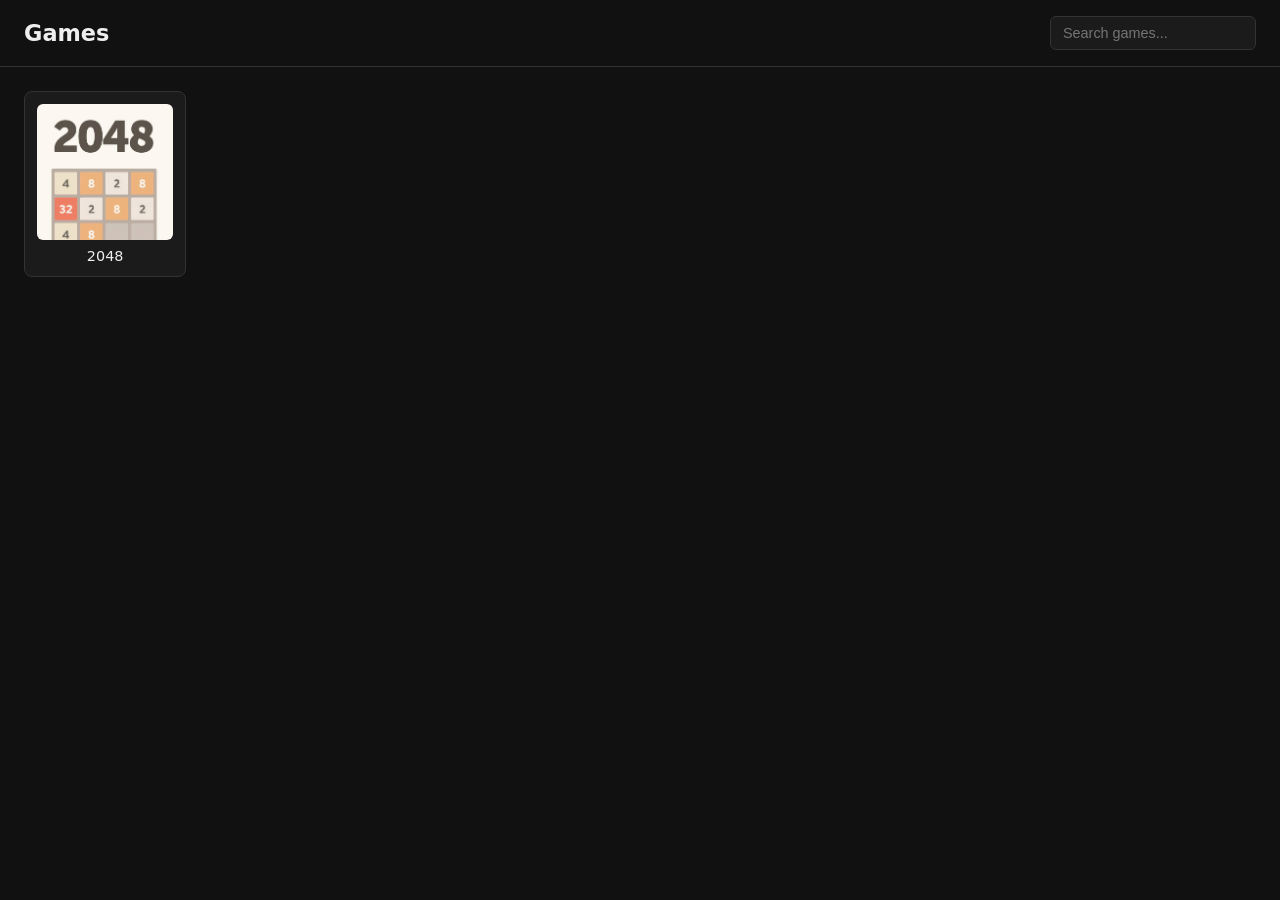
<file: index.html>
<!DOCTYPE html>
<html lang="en">
<head>
<meta charset="UTF-8">
<meta name="viewport" content="width=device-width, initial-scale=1.0">
<title>Games</title>
<link rel="stylesheet" href="style.css">
</head>
<body>

  <header>
    <h1>Games</h1>
    <input type="text" id="search" placeholder="Search games...">
  </header>

  <main id="grid" class="grid">
    <!-- game boxes get injected here by games.js -->
  </main>

  <script src="games.js"></script>
  <script>
    const grid = document.getElementById('grid');
    const search = document.getElementById('search');

    function render(list) {
      grid.innerHTML = '';
      list.forEach(game => {
        const a = document.createElement('a');
        a.className = 'box';
        a.href = `game.html?g=${encodeURIComponent(game.folder)}`;

        const img = document.createElement('img');
        img.src = game.thumb || 'thumb-placeholder.svg';
        img.alt = game.title;
        img.loading = 'lazy';

        const label = document.createElement('span');
        label.textContent = game.title;

        a.appendChild(img);
        a.appendChild(label);
        grid.appendChild(a);
      });
    }

    render(GAMES);

    search.addEventListener('input', () => {
      const q = search.value.toLowerCase();
      render(GAMES.filter(g => g.title.toLowerCase().includes(q)));
    });
  </script>

</body>
</html>
</file>
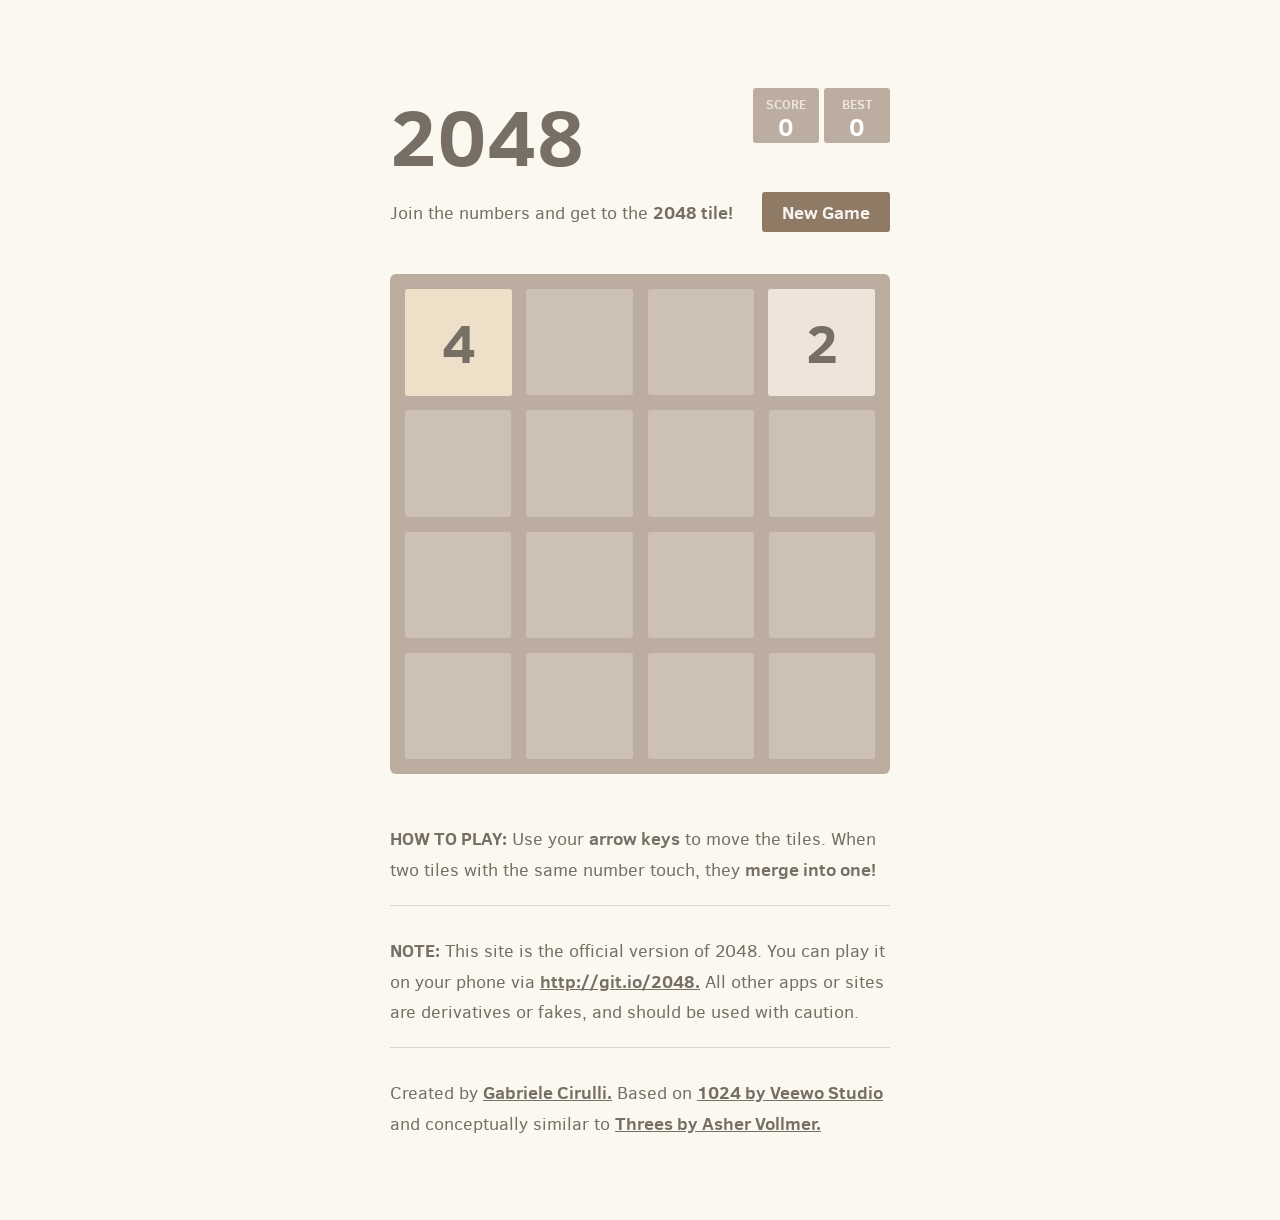
<file: games/2048/index.html>
<!DOCTYPE html>
<html>
<head>
  <meta charset="utf-8">
  <title>2048</title>

  <link href="style/main.css" rel="stylesheet" type="text/css">
  <link rel="shortcut icon" href="favicon.ico">
  <link rel="apple-touch-icon" href="meta/apple-touch-icon.png">
  <link rel="apple-touch-startup-image" href="meta/apple-touch-startup-image-640x1096.png" media="(device-width: 320px) and (device-height: 568px) and (-webkit-device-pixel-ratio: 2)"> <!-- iPhone 5+ -->
  <link rel="apple-touch-startup-image" href="meta/apple-touch-startup-image-640x920.png"  media="(device-width: 320px) and (device-height: 480px) and (-webkit-device-pixel-ratio: 2)"> <!-- iPhone, retina -->
  <meta name="apple-mobile-web-app-capable" content="yes">
  <meta name="apple-mobile-web-app-status-bar-style" content="black">

  <meta name="HandheldFriendly" content="True">
  <meta name="MobileOptimized" content="320">
  <meta name="viewport" content="width=device-width, target-densitydpi=160dpi, initial-scale=1.0, maximum-scale=1, user-scalable=no, minimal-ui">
</head>
<body>
  <div class="container">
    <div class="heading">
      <h1 class="title">2048</h1>
      <div class="scores-container">
        <div class="score-container">0</div>
        <div class="best-container">0</div>
      </div>
    </div>

    <div class="above-game">
      <p class="game-intro">Join the numbers and get to the <strong>2048 tile!</strong></p>
      <a class="restart-button">New Game</a>
    </div>

    <div class="game-container">
      <div class="game-message">
        <p></p>
        <div class="lower">
	        <a class="keep-playing-button">Keep going</a>
          <a class="retry-button">Try again</a>
        </div>
      </div>

      <div class="grid-container">
        <div class="grid-row">
          <div class="grid-cell"></div>
          <div class="grid-cell"></div>
          <div class="grid-cell"></div>
          <div class="grid-cell"></div>
        </div>
        <div class="grid-row">
          <div class="grid-cell"></div>
          <div class="grid-cell"></div>
          <div class="grid-cell"></div>
          <div class="grid-cell"></div>
        </div>
        <div class="grid-row">
          <div class="grid-cell"></div>
          <div class="grid-cell"></div>
          <div class="grid-cell"></div>
          <div class="grid-cell"></div>
        </div>
        <div class="grid-row">
          <div class="grid-cell"></div>
          <div class="grid-cell"></div>
          <div class="grid-cell"></div>
          <div class="grid-cell"></div>
        </div>
      </div>

      <div class="tile-container">

      </div>
    </div>

    <p class="game-explanation">
      <strong class="important">How to play:</strong> Use your <strong>arrow keys</strong> to move the tiles. When two tiles with the same number touch, they <strong>merge into one!</strong>
    </p>
    <hr>
    <p>
    <strong class="important">Note:</strong> This site is the official version of 2048. You can play it on your phone via <a href="http://git.io/2048">http://git.io/2048.</a> All other apps or sites are derivatives or fakes, and should be used with caution.
    </p>
    <hr>
    <p>
    Created by <a href="http://gabrielecirulli.com" target="_blank">Gabriele Cirulli.</a> Based on <a href="https://itunes.apple.com/us/app/1024!/id823499224" target="_blank">1024 by Veewo Studio</a> and conceptually similar to <a href="http://asherv.com/threes/" target="_blank">Threes by Asher Vollmer.</a>
    </p>
  </div>

  <script src="js/bind_polyfill.js"></script>
  <script src="js/classlist_polyfill.js"></script>
  <script src="js/animframe_polyfill.js"></script>
  <script src="js/keyboard_input_manager.js"></script>
  <script src="js/html_actuator.js"></script>
  <script src="js/grid.js"></script>
  <script src="js/tile.js"></script>
  <script src="js/local_storage_manager.js"></script>
  <script src="js/game_manager.js"></script>
  <script src="js/application.js"></script>
</body>
</html>
</file>
<file: style.css>
* {
  box-sizing: border-box;
}

body {
  margin: 0;
  font-family: system-ui, sans-serif;
  background: #111;
  color: #eee;
}

header {
  display: flex;
  align-items: center;
  justify-content: space-between;
  padding: 1rem 1.5rem;
  border-bottom: 1px solid #333;
}

header h1 {
  margin: 0;
  font-size: 1.4rem;
}

#search {
  background: #1b1b1b;
  border: 1px solid #333;
  color: #eee;
  padding: 0.5rem 0.75rem;
  border-radius: 6px;
  font-size: 0.9rem;
}

.grid {
  display: grid;
  grid-template-columns: repeat(auto-fill, minmax(150px, 1fr));
  gap: 1rem;
  padding: 1.5rem;
}

.box {
  display: flex;
  flex-direction: column;
  align-items: center;
  gap: 0.5rem;
  text-decoration: none;
  color: #eee;
  background: #1b1b1b;
  border: 1px solid #333;
  border-radius: 8px;
  padding: 0.75rem;
  transition: transform 0.1s ease, border-color 0.1s ease;
}

.box:hover {
  transform: translateY(-2px);
  border-color: #666;
}

.box img {
  width: 100%;
  aspect-ratio: 1 / 1;
  object-fit: cover;
  border-radius: 6px;
  background: #000;
}

.box span {
  font-size: 0.9rem;
  text-align: center;
}

/* game.html page */
.game-header {
  display: flex;
  align-items: center;
  gap: 1rem;
  padding: 0.75rem 1.5rem;
  border-bottom: 1px solid #333;
}

.game-header a {
  color: #eee;
  text-decoration: none;
  border: 1px solid #333;
  padding: 0.4rem 0.8rem;
  border-radius: 6px;
  font-size: 0.9rem;
}

.game-header a:hover {
  border-color: #666;
}

.game-frame-wrap {
  width: 100%;
  height: calc(100vh - 56px);
}

iframe {
  width: 100%;
  height: 100%;
  border: none;
  display: block;
}
</file>
<file: games/2048/style/main.css>
@import url(fonts/clear-sans.css);
html, body {
  margin: 0;
  padding: 0;
  background: #faf8ef;
  color: #776e65;
  font-family: "Clear Sans", "Helvetica Neue", Arial, sans-serif;
  font-size: 18px; }

body {
  margin: 80px 0; }

.heading:after {
  content: "";
  display: block;
  clear: both; }

h1.title {
  font-size: 80px;
  font-weight: bold;
  margin: 0;
  display: block;
  float: left; }

@-webkit-keyframes move-up {
  0% {
    top: 25px;
    opacity: 1; }

  100% {
    top: -50px;
    opacity: 0; } }
@-moz-keyframes move-up {
  0% {
    top: 25px;
    opacity: 1; }

  100% {
    top: -50px;
    opacity: 0; } }
@keyframes move-up {
  0% {
    top: 25px;
    opacity: 1; }

  100% {
    top: -50px;
    opacity: 0; } }
.scores-container {
  float: right;
  text-align: right; }

.score-container, .best-container {
  position: relative;
  display: inline-block;
  background: #bbada0;
  padding: 15px 25px;
  font-size: 25px;
  height: 25px;
  line-height: 47px;
  font-weight: bold;
  border-radius: 3px;
  color: white;
  margin-top: 8px;
  text-align: center; }
  .score-container:after, .best-container:after {
    position: absolute;
    width: 100%;
    top: 10px;
    left: 0;
    text-transform: uppercase;
    font-size: 13px;
    line-height: 13px;
    text-align: center;
    color: #eee4da; }
  .score-container .score-addition, .best-container .score-addition {
    position: absolute;
    right: 30px;
    color: red;
    font-size: 25px;
    line-height: 25px;
    font-weight: bold;
    color: rgba(119, 110, 101, 0.9);
    z-index: 100;
    -webkit-animation: move-up 600ms ease-in;
    -moz-animation: move-up 600ms ease-in;
    animation: move-up 600ms ease-in;
    -webkit-animation-fill-mode: both;
    -moz-animation-fill-mode: both;
    animation-fill-mode: both; }

.score-container:after {
  content: "Score"; }

.best-container:after {
  content: "Best"; }

p {
  margin-top: 0;
  margin-bottom: 10px;
  line-height: 1.65; }

a {
  color: #776e65;
  font-weight: bold;
  text-decoration: underline;
  cursor: pointer; }

strong.important {
  text-transform: uppercase; }

hr {
  border: none;
  border-bottom: 1px solid #d8d4d0;
  margin-top: 20px;
  margin-bottom: 30px; }

.container {
  width: 500px;
  margin: 0 auto; }

@-webkit-keyframes fade-in {
  0% {
    opacity: 0; }

  100% {
    opacity: 1; } }
@-moz-keyframes fade-in {
  0% {
    opacity: 0; }

  100% {
    opacity: 1; } }
@keyframes fade-in {
  0% {
    opacity: 0; }

  100% {
    opacity: 1; } }
.game-container {
  margin-top: 40px;
  position: relative;
  padding: 15px;
  cursor: default;
  -webkit-touch-callout: none;
  -ms-touch-callout: none;
  -webkit-user-select: none;
  -moz-user-select: none;
  -ms-user-select: none;
  -ms-touch-action: none;
  touch-action: none;
  background: #bbada0;
  border-radius: 6px;
  width: 500px;
  height: 500px;
  -webkit-box-sizing: border-box;
  -moz-box-sizing: border-box;
  box-sizing: border-box; }
  .game-container .game-message {
    display: none;
    position: absolute;
    top: 0;
    right: 0;
    bottom: 0;
    left: 0;
    background: rgba(238, 228, 218, 0.5);
    z-index: 100;
    text-align: center;
    -webkit-animation: fade-in 800ms ease 1200ms;
    -moz-animation: fade-in 800ms ease 1200ms;
    animation: fade-in 800ms ease 1200ms;
    -webkit-animation-fill-mode: both;
    -moz-animation-fill-mode: both;
    animation-fill-mode: both; }
    .game-container .game-message p {
      font-size: 60px;
      font-weight: bold;
      height: 60px;
      line-height: 60px;
      margin-top: 222px; }
    .game-container .game-message .lower {
      display: block;
      margin-top: 59px; }
    .game-container .game-message a {
      display: inline-block;
      background: #8f7a66;
      border-radius: 3px;
      padding: 0 20px;
      text-decoration: none;
      color: #f9f6f2;
      height: 40px;
      line-height: 42px;
      margin-left: 9px; }
      .game-container .game-message a.keep-playing-button {
        display: none; }
    .game-container .game-message.game-won {
      background: rgba(237, 194, 46, 0.5);
      color: #f9f6f2; }
      .game-container .game-message.game-won a.keep-playing-button {
        display: inline-block; }
    .game-container .game-message.game-won, .game-container .game-message.game-over {
      display: block; }

.grid-container {
  position: absolute;
  z-index: 1; }

.grid-row {
  margin-bottom: 15px; }
  .grid-row:last-child {
    margin-bottom: 0; }
  .grid-row:after {
    content: "";
    display: block;
    clear: both; }

.grid-cell {
  width: 106.25px;
  height: 106.25px;
  margin-right: 15px;
  float: left;
  border-radius: 3px;
  background: rgba(238, 228, 218, 0.35); }
  .grid-cell:last-child {
    margin-right: 0; }

.tile-container {
  position: absolute;
  z-index: 2; }

.tile, .tile .tile-inner {
  width: 107px;
  height: 107px;
  line-height: 107px; }
.tile.tile-position-1-1 {
  -webkit-transform: translate(0px, 0px);
  -moz-transform: translate(0px, 0px);
  -ms-transform: translate(0px, 0px);
  transform: translate(0px, 0px); }
.tile.tile-position-1-2 {
  -webkit-transform: translate(0px, 121px);
  -moz-transform: translate(0px, 121px);
  -ms-transform: translate(0px, 121px);
  transform: translate(0px, 121px); }
.tile.tile-position-1-3 {
  -webkit-transform: translate(0px, 242px);
  -moz-transform: translate(0px, 242px);
  -ms-transform: translate(0px, 242px);
  transform: translate(0px, 242px); }
.tile.tile-position-1-4 {
  -webkit-transform: translate(0px, 363px);
  -moz-transform: translate(0px, 363px);
  -ms-transform: translate(0px, 363px);
  transform: translate(0px, 363px); }
.tile.tile-position-2-1 {
  -webkit-transform: translate(121px, 0px);
  -moz-transform: translate(121px, 0px);
  -ms-transform: translate(121px, 0px);
  transform: translate(121px, 0px); }
.tile.tile-position-2-2 {
  -webkit-transform: translate(121px, 121px);
  -moz-transform: translate(121px, 121px);
  -ms-transform: translate(121px, 121px);
  transform: translate(121px, 121px); }
.tile.tile-position-2-3 {
  -webkit-transform: translate(121px, 242px);
  -moz-transform: translate(121px, 242px);
  -ms-transform: translate(121px, 242px);
  transform: translate(121px, 242px); }
.tile.tile-position-2-4 {
  -webkit-transform: translate(121px, 363px);
  -moz-transform: translate(121px, 363px);
  -ms-transform: translate(121px, 363px);
  transform: translate(121px, 363px); }
.tile.tile-position-3-1 {
  -webkit-transform: translate(242px, 0px);
  -moz-transform: translate(242px, 0px);
  -ms-transform: translate(242px, 0px);
  transform: translate(242px, 0px); }
.tile.tile-position-3-2 {
  -webkit-transform: translate(242px, 121px);
  -moz-transform: translate(242px, 121px);
  -ms-transform: translate(242px, 121px);
  transform: translate(242px, 121px); }
.tile.tile-position-3-3 {
  -webkit-transform: translate(242px, 242px);
  -moz-transform: translate(242px, 242px);
  -ms-transform: translate(242px, 242px);
  transform: translate(242px, 242px); }
.tile.tile-position-3-4 {
  -webkit-transform: translate(242px, 363px);
  -moz-transform: translate(242px, 363px);
  -ms-transform: translate(242px, 363px);
  transform: translate(242px, 363px); }
.tile.tile-position-4-1 {
  -webkit-transform: translate(363px, 0px);
  -moz-transform: translate(363px, 0px);
  -ms-transform: translate(363px, 0px);
  transform: translate(363px, 0px); }
.tile.tile-position-4-2 {
  -webkit-transform: translate(363px, 121px);
  -moz-transform: translate(363px, 121px);
  -ms-transform: translate(363px, 121px);
  transform: translate(363px, 121px); }
.tile.tile-position-4-3 {
  -webkit-transform: translate(363px, 242px);
  -moz-transform: translate(363px, 242px);
  -ms-transform: translate(363px, 242px);
  transform: translate(363px, 242px); }
.tile.tile-position-4-4 {
  -webkit-transform: translate(363px, 363px);
  -moz-transform: translate(363px, 363px);
  -ms-transform: translate(363px, 363px);
  transform: translate(363px, 363px); }

.tile {
  position: absolute;
  -webkit-transition: 100ms ease-in-out;
  -moz-transition: 100ms ease-in-out;
  transition: 100ms ease-in-out;
  -webkit-transition-property: -webkit-transform;
  -moz-transition-property: -moz-transform;
  transition-property: transform; }
  .tile .tile-inner {
    border-radius: 3px;
    background: #eee4da;
    text-align: center;
    font-weight: bold;
    z-index: 10;
    font-size: 55px; }
  .tile.tile-2 .tile-inner {
    background: #eee4da;
    box-shadow: 0 0 30px 10px rgba(243, 215, 116, 0), inset 0 0 0 1px rgba(255, 255, 255, 0); }
  .tile.tile-4 .tile-inner {
    background: #ede0c8;
    box-shadow: 0 0 30px 10px rgba(243, 215, 116, 0), inset 0 0 0 1px rgba(255, 255, 255, 0); }
  .tile.tile-8 .tile-inner {
    color: #f9f6f2;
    background: #f2b179; }
  .tile.tile-16 .tile-inner {
    color: #f9f6f2;
    background: #f59563; }
  .tile.tile-32 .tile-inner {
    color: #f9f6f2;
    background: #f67c5f; }
  .tile.tile-64 .tile-inner {
    color: #f9f6f2;
    background: #f65e3b; }
  .tile.tile-128 .tile-inner {
    color: #f9f6f2;
    background: #edcf72;
    box-shadow: 0 0 30px 10px rgba(243, 215, 116, 0.2381), inset 0 0 0 1px rgba(255, 255, 255, 0.14286);
    font-size: 45px; }
    @media screen and (max-width: 520px) {
      .tile.tile-128 .tile-inner {
        font-size: 25px; } }
  .tile.tile-256 .tile-inner {
    color: #f9f6f2;
    background: #edcc61;
    box-shadow: 0 0 30px 10px rgba(243, 215, 116, 0.31746), inset 0 0 0 1px rgba(255, 255, 255, 0.19048);
    font-size: 45px; }
    @media screen and (max-width: 520px) {
      .tile.tile-256 .tile-inner {
        font-size: 25px; } }
  .tile.tile-512 .tile-inner {
    color: #f9f6f2;
    background: #edc850;
    box-shadow: 0 0 30px 10px rgba(243, 215, 116, 0.39683), inset 0 0 0 1px rgba(255, 255, 255, 0.2381);
    font-size: 45px; }
    @media screen and (max-width: 520px) {
      .tile.tile-512 .tile-inner {
        font-size: 25px; } }
  .tile.tile-1024 .tile-inner {
    color: #f9f6f2;
    background: #edc53f;
    box-shadow: 0 0 30px 10px rgba(243, 215, 116, 0.47619), inset 0 0 0 1px rgba(255, 255, 255, 0.28571);
    font-size: 35px; }
    @media screen and (max-width: 520px) {
      .tile.tile-1024 .tile-inner {
        font-size: 15px; } }
  .tile.tile-2048 .tile-inner {
    color: #f9f6f2;
    background: #edc22e;
    box-shadow: 0 0 30px 10px rgba(243, 215, 116, 0.55556), inset 0 0 0 1px rgba(255, 255, 255, 0.33333);
    font-size: 35px; }
    @media screen and (max-width: 520px) {
      .tile.tile-2048 .tile-inner {
        font-size: 15px; } }
  .tile.tile-super .tile-inner {
    color: #f9f6f2;
    background: #3c3a32;
    font-size: 30px; }
    @media screen and (max-width: 520px) {
      .tile.tile-super .tile-inner {
        font-size: 10px; } }

@-webkit-keyframes appear {
  0% {
    opacity: 0;
    -webkit-transform: scale(0);
    -moz-transform: scale(0);
    -ms-transform: scale(0);
    transform: scale(0); }

  100% {
    opacity: 1;
    -webkit-transform: scale(1);
    -moz-transform: scale(1);
    -ms-transform: scale(1);
    transform: scale(1); } }
@-moz-keyframes appear {
  0% {
    opacity: 0;
    -webkit-transform: scale(0);
    -moz-transform: scale(0);
    -ms-transform: scale(0);
    transform: scale(0); }

  100% {
    opacity: 1;
    -webkit-transform: scale(1);
    -moz-transform: scale(1);
    -ms-transform: scale(1);
    transform: scale(1); } }
@keyframes appear {
  0% {
    opacity: 0;
    -webkit-transform: scale(0);
    -moz-transform: scale(0);
    -ms-transform: scale(0);
    transform: scale(0); }

  100% {
    opacity: 1;
    -webkit-transform: scale(1);
    -moz-transform: scale(1);
    -ms-transform: scale(1);
    transform: scale(1); } }
.tile-new .tile-inner {
  -webkit-animation: appear 200ms ease 100ms;
  -moz-animation: appear 200ms ease 100ms;
  animation: appear 200ms ease 100ms;
  -webkit-animation-fill-mode: backwards;
  -moz-animation-fill-mode: backwards;
  animation-fill-mode: backwards; }

@-webkit-keyframes pop {
  0% {
    -webkit-transform: scale(0);
    -moz-transform: scale(0);
    -ms-transform: scale(0);
    transform: scale(0); }

  50% {
    -webkit-transform: scale(1.2);
    -moz-transform: scale(1.2);
    -ms-transform: scale(1.2);
    transform: scale(1.2); }

  100% {
    -webkit-transform: scale(1);
    -moz-transform: scale(1);
    -ms-transform: scale(1);
    transform: scale(1); } }
@-moz-keyframes pop {
  0% {
    -webkit-transform: scale(0);
    -moz-transform: scale(0);
    -ms-transform: scale(0);
    transform: scale(0); }

  50% {
    -webkit-transform: scale(1.2);
    -moz-transform: scale(1.2);
    -ms-transform: scale(1.2);
    transform: scale(1.2); }

  100% {
    -webkit-transform: scale(1);
    -moz-transform: scale(1);
    -ms-transform: scale(1);
    transform: scale(1); } }
@keyframes pop {
  0% {
    -webkit-transform: scale(0);
    -moz-transform: scale(0);
    -ms-transform: scale(0);
    transform: scale(0); }

  50% {
    -webkit-transform: scale(1.2);
    -moz-transform: scale(1.2);
    -ms-transform: scale(1.2);
    transform: scale(1.2); }

  100% {
    -webkit-transform: scale(1);
    -moz-transform: scale(1);
    -ms-transform: scale(1);
    transform: scale(1); } }
.tile-merged .tile-inner {
  z-index: 20;
  -webkit-animation: pop 200ms ease 100ms;
  -moz-animation: pop 200ms ease 100ms;
  animation: pop 200ms ease 100ms;
  -webkit-animation-fill-mode: backwards;
  -moz-animation-fill-mode: backwards;
  animation-fill-mode: backwards; }

.above-game:after {
  content: "";
  display: block;
  clear: both; }

.game-intro {
  float: left;
  line-height: 42px;
  margin-bottom: 0; }

.restart-button {
  display: inline-block;
  background: #8f7a66;
  border-radius: 3px;
  padding: 0 20px;
  text-decoration: none;
  color: #f9f6f2;
  height: 40px;
  line-height: 42px;
  display: block;
  text-align: center;
  float: right; }

.game-explanation {
  margin-top: 50px; }

@media screen and (max-width: 520px) {
  html, body {
    font-size: 15px; }

  body {
    margin: 20px 0;
    padding: 0 20px; }

  h1.title {
    font-size: 27px;
    margin-top: 15px; }

  .container {
    width: 280px;
    margin: 0 auto; }

  .score-container, .best-container {
    margin-top: 0;
    padding: 15px 10px;
    min-width: 40px; }

  .heading {
    margin-bottom: 10px; }

  .game-intro {
    width: 55%;
    display: block;
    box-sizing: border-box;
    line-height: 1.65; }

  .restart-button {
    width: 42%;
    padding: 0;
    display: block;
    box-sizing: border-box;
    margin-top: 2px; }

  .game-container {
    margin-top: 17px;
    position: relative;
    padding: 10px;
    cursor: default;
    -webkit-touch-callout: none;
    -ms-touch-callout: none;
    -webkit-user-select: none;
    -moz-user-select: none;
    -ms-user-select: none;
    -ms-touch-action: none;
    touch-action: none;
    background: #bbada0;
    border-radius: 6px;
    width: 280px;
    height: 280px;
    -webkit-box-sizing: border-box;
    -moz-box-sizing: border-box;
    box-sizing: border-box; }
    .game-container .game-message {
      display: none;
      position: absolute;
      top: 0;
      right: 0;
      bottom: 0;
      left: 0;
      background: rgba(238, 228, 218, 0.5);
      z-index: 100;
      text-align: center;
      -webkit-animation: fade-in 800ms ease 1200ms;
      -moz-animation: fade-in 800ms ease 1200ms;
      animation: fade-in 800ms ease 1200ms;
      -webkit-animation-fill-mode: both;
      -moz-animation-fill-mode: both;
      animation-fill-mode: both; }
      .game-container .game-message p {
        font-size: 60px;
        font-weight: bold;
        height: 60px;
        line-height: 60px;
        margin-top: 222px; }
      .game-container .game-message .lower {
        display: block;
        margin-top: 59px; }
      .game-container .game-message a {
        display: inline-block;
        background: #8f7a66;
        border-radius: 3px;
        padding: 0 20px;
        text-decoration: none;
        color: #f9f6f2;
        height: 40px;
        line-height: 42px;
        margin-left: 9px; }
        .game-container .game-message a.keep-playing-button {
          display: none; }
      .game-container .game-message.game-won {
        background: rgba(237, 194, 46, 0.5);
        color: #f9f6f2; }
        .game-container .game-message.game-won a.keep-playing-button {
          display: inline-block; }
      .game-container .game-message.game-won, .game-container .game-message.game-over {
        display: block; }

  .grid-container {
    position: absolute;
    z-index: 1; }

  .grid-row {
    margin-bottom: 10px; }
    .grid-row:last-child {
      margin-bottom: 0; }
    .grid-row:after {
      content: "";
      display: block;
      clear: both; }

  .grid-cell {
    width: 57.5px;
    height: 57.5px;
    margin-right: 10px;
    float: left;
    border-radius: 3px;
    background: rgba(238, 228, 218, 0.35); }
    .grid-cell:last-child {
      margin-right: 0; }

  .tile-container {
    position: absolute;
    z-index: 2; }

  .tile, .tile .tile-inner {
    width: 58px;
    height: 58px;
    line-height: 58px; }
  .tile.tile-position-1-1 {
    -webkit-transform: translate(0px, 0px);
    -moz-transform: translate(0px, 0px);
    -ms-transform: translate(0px, 0px);
    transform: translate(0px, 0px); }
  .tile.tile-position-1-2 {
    -webkit-transform: translate(0px, 67px);
    -moz-transform: translate(0px, 67px);
    -ms-transform: translate(0px, 67px);
    transform: translate(0px, 67px); }
  .tile.tile-position-1-3 {
    -webkit-transform: translate(0px, 135px);
    -moz-transform: translate(0px, 135px);
    -ms-transform: translate(0px, 135px);
    transform: translate(0px, 135px); }
  .tile.tile-position-1-4 {
    -webkit-transform: translate(0px, 202px);
    -moz-transform: translate(0px, 202px);
    -ms-transform: translate(0px, 202px);
    transform: translate(0px, 202px); }
  .tile.tile-position-2-1 {
    -webkit-transform: translate(67px, 0px);
    -moz-transform: translate(67px, 0px);
    -ms-transform: translate(67px, 0px);
    transform: translate(67px, 0px); }
  .tile.tile-position-2-2 {
    -webkit-transform: translate(67px, 67px);
    -moz-transform: translate(67px, 67px);
    -ms-transform: translate(67px, 67px);
    transform: translate(67px, 67px); }
  .tile.tile-position-2-3 {
    -webkit-transform: translate(67px, 135px);
    -moz-transform: translate(67px, 135px);
    -ms-transform: translate(67px, 135px);
    transform: translate(67px, 135px); }
  .tile.tile-position-2-4 {
    -webkit-transform: translate(67px, 202px);
    -moz-transform: translate(67px, 202px);
    -ms-transform: translate(67px, 202px);
    transform: translate(67px, 202px); }
  .tile.tile-position-3-1 {
    -webkit-transform: translate(135px, 0px);
    -moz-transform: translate(135px, 0px);
    -ms-transform: translate(135px, 0px);
    transform: translate(135px, 0px); }
  .tile.tile-position-3-2 {
    -webkit-transform: translate(135px, 67px);
    -moz-transform: translate(135px, 67px);
    -ms-transform: translate(135px, 67px);
    transform: translate(135px, 67px); }
  .tile.tile-position-3-3 {
    -webkit-transform: translate(135px, 135px);
    -moz-transform: translate(135px, 135px);
    -ms-transform: translate(135px, 135px);
    transform: translate(135px, 135px); }
  .tile.tile-position-3-4 {
    -webkit-transform: translate(135px, 202px);
    -moz-transform: translate(135px, 202px);
    -ms-transform: translate(135px, 202px);
    transform: translate(135px, 202px); }
  .tile.tile-position-4-1 {
    -webkit-transform: translate(202px, 0px);
    -moz-transform: translate(202px, 0px);
    -ms-transform: translate(202px, 0px);
    transform: translate(202px, 0px); }
  .tile.tile-position-4-2 {
    -webkit-transform: translate(202px, 67px);
    -moz-transform: translate(202px, 67px);
    -ms-transform: translate(202px, 67px);
    transform: translate(202px, 67px); }
  .tile.tile-position-4-3 {
    -webkit-transform: translate(202px, 135px);
    -moz-transform: translate(202px, 135px);
    -ms-transform: translate(202px, 135px);
    transform: translate(202px, 135px); }
  .tile.tile-position-4-4 {
    -webkit-transform: translate(202px, 202px);
    -moz-transform: translate(202px, 202px);
    -ms-transform: translate(202px, 202px);
    transform: translate(202px, 202px); }

  .tile .tile-inner {
    font-size: 35px; }

  .game-message p {
    font-size: 30px !important;
    height: 30px !important;
    line-height: 30px !important;
    margin-top: 90px !important; }
  .game-message .lower {
    margin-top: 30px !important; } }
</file>
